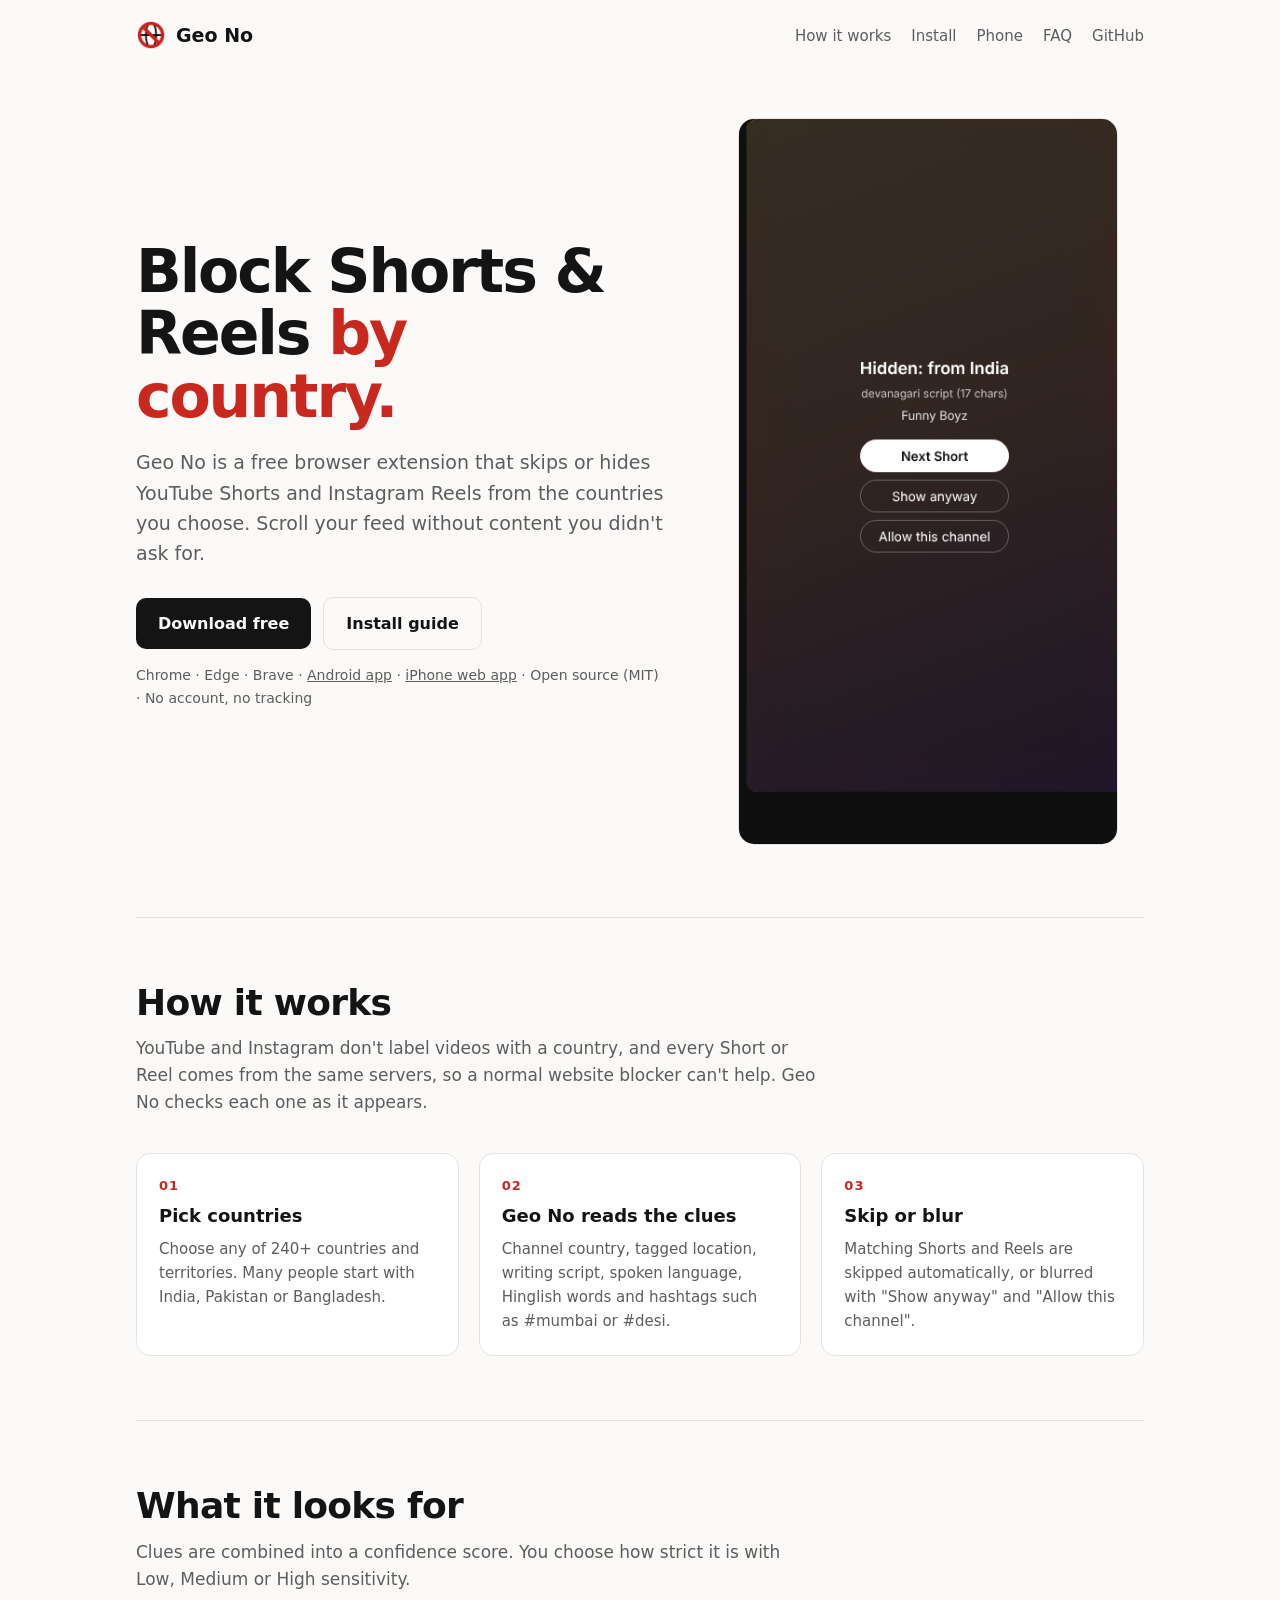
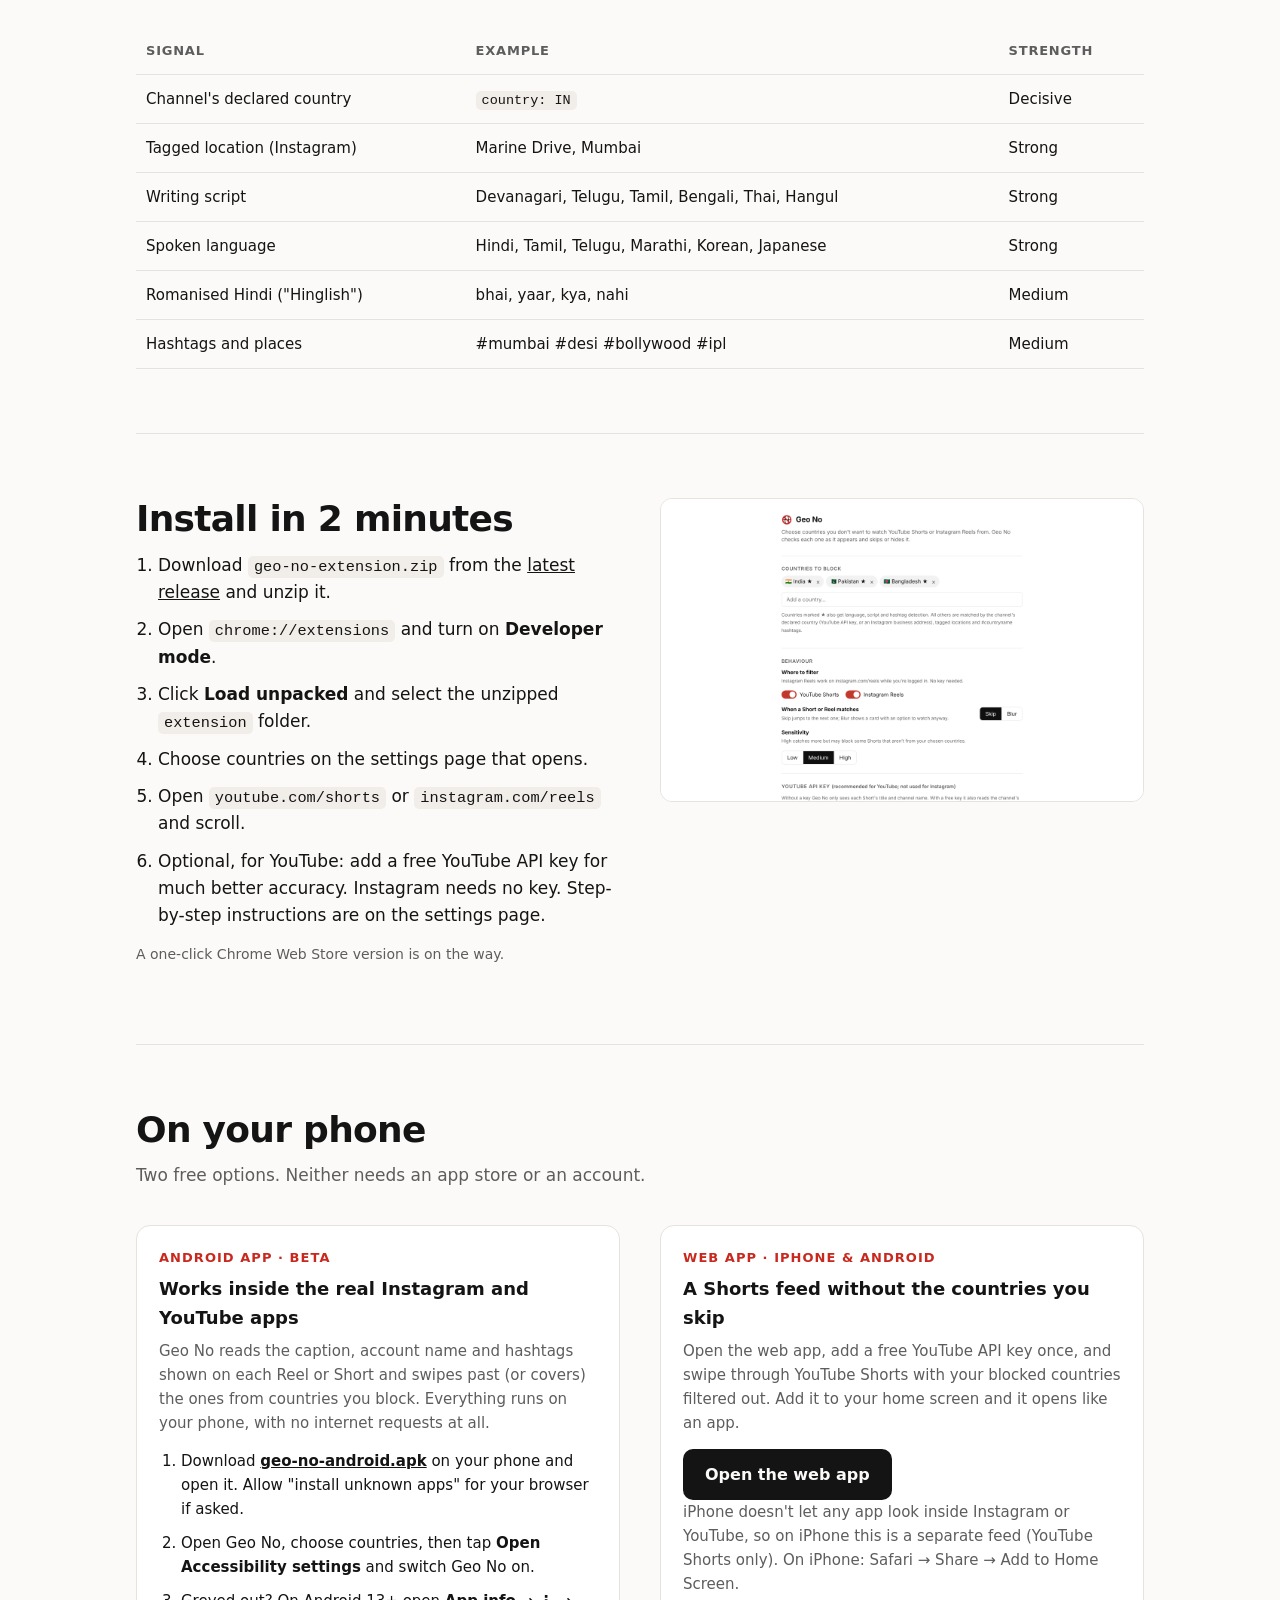
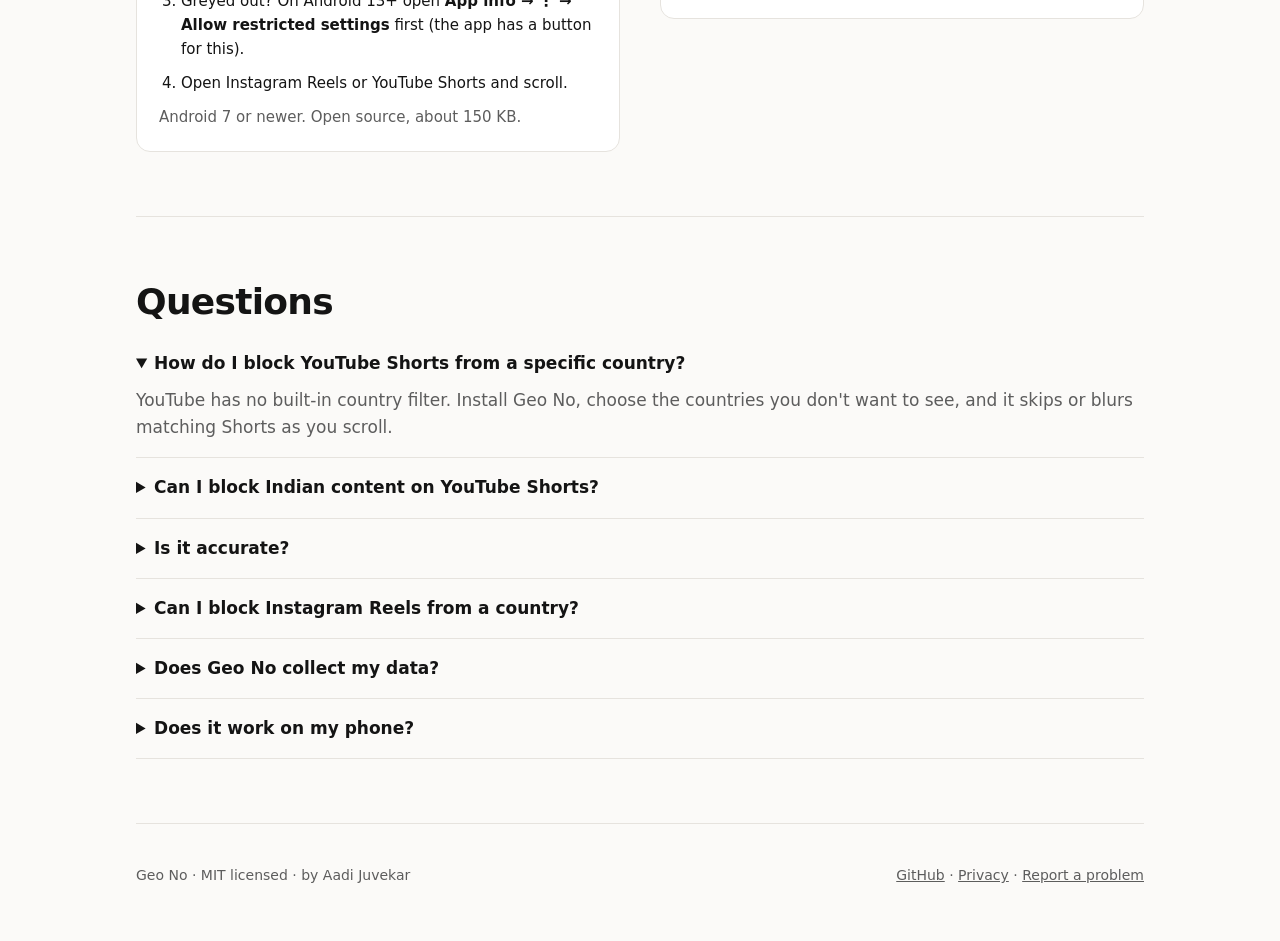
<file: docs/index.html>
<!doctype html>
<html lang="en">
<head>
<meta charset="utf-8">
<meta name="viewport" content="width=device-width, initial-scale=1">
<title>Geo No – Block YouTube Shorts &amp; Instagram Reels by Country | Free Chrome Extension</title>
<meta name="description" content="Geo No is a free, open-source Chrome extension that skips or hides YouTube Shorts and Instagram Reels from countries you choose, e.g. block Indian Shorts and Reels. Private, no account, works in Chrome, Edge and Brave.">
<link rel="canonical" href="https://addester.github.io/geo-no/">
<link rel="icon" href="img/icon128.png">
<meta property="og:type" content="website">
<meta property="og:title" content="Geo No – Block YouTube Shorts &amp; Instagram Reels by Country">
<meta property="og:description" content="Free Chrome extension that skips or hides YouTube Shorts and Instagram Reels from the countries you pick.">
<meta property="og:url" content="https://addester.github.io/geo-no/">
<meta property="og:image" content="https://addester.github.io/geo-no/img/blocked.png">
<meta name="twitter:card" content="summary_large_image">
<script type="application/ld+json">
{
  "@context": "https://schema.org",
  "@type": "SoftwareApplication",
  "name": "Geo No",
  "description": "Chrome extension that blocks YouTube Shorts and Instagram Reels from countries you choose.",
  "applicationCategory": "BrowserApplication",
  "operatingSystem": "Chrome, Edge, Brave, Windows, macOS, Linux, ChromeOS, Android, iOS",
  "offers": { "@type": "Offer", "price": "0", "priceCurrency": "USD" },
  "url": "https://addester.github.io/geo-no/",
  "downloadUrl": "https://github.com/addester/geo-no/releases/latest",
  "license": "https://opensource.org/licenses/MIT"
}
</script>
<script type="application/ld+json">
{
  "@context": "https://schema.org",
  "@type": "FAQPage",
  "mainEntity": [
    { "@type": "Question", "name": "How do I block YouTube Shorts from a specific country?",
      "acceptedAnswer": { "@type": "Answer", "text": "YouTube has no built-in country filter. Install the free Geo No extension, choose the countries you don't want to see (for example India), and it skips or blurs matching Shorts as you scroll." } },
    { "@type": "Question", "name": "Can I block Indian content on YouTube Shorts?",
      "acceptedAnswer": { "@type": "Answer", "text": "Yes. Geo No detects Indian Shorts using the channel's declared country, Indian scripts such as Devanagari, Tamil and Telugu, the spoken language, Hinglish words and hashtags like #mumbai or #desi." } },
    { "@type": "Question", "name": "Does Geo No collect my data?",
      "acceptedAnswer": { "@type": "Answer", "text": "No. There is no server or account. Settings stay in your browser, and the only requests go to YouTube, Google's YouTube Data API and instagram.com." } },
    { "@type": "Question", "name": "Can I block Instagram Reels from a specific country?",
      "acceptedAnswer": { "@type": "Answer", "text": "Yes. Since version 0.2 Geo No also checks Reels on instagram.com/reels, using the caption, tagged location, audio name and the account's bio. No API key is needed for Instagram." } },
    { "@type": "Question", "name": "Does it work in the YouTube app on my phone?",
      "acceptedAnswer": { "@type": "Answer", "text": "On Android, yes: the free Geo No Android app filters Reels and Shorts inside the Instagram and YouTube apps. On iPhone, Apple does not allow that, so Geo No offers a web app with a filtered YouTube Shorts feed." } }
  ]
}
</script>
<style>
:root {
  --bg: #fbfaf8; --fg: #141414; --muted: #5d5d5d; --line: #e6e3de; --card: #ffffff;
  --accent: #c8281e; --accent-fg: #ffffff; --soft: #f1eee9;
}
@media (prefers-color-scheme: dark) {
  :root:not([data-theme="light"]) { --bg: #111111; --fg: #f2f2f2; --muted: #a3a3a3; --line: #2a2a2a; --card: #191919; --accent: #ff5a4a; --accent-fg: #111; --soft: #1e1e1e; }
}
:root[data-theme="dark"] { --bg: #111111; --fg: #f2f2f2; --muted: #a3a3a3; --line: #2a2a2a; --card: #191919; --accent: #ff5a4a; --accent-fg: #111; --soft: #1e1e1e; }
* { box-sizing: border-box; }
html { -webkit-text-size-adjust: 100%; }
body { margin: 0; background: var(--bg); color: var(--fg); font: 17px/1.6 ui-sans-serif, system-ui, -apple-system, "Segoe UI", Roboto, sans-serif; }
a { color: inherit; }
.wrap { max-width: 1040px; margin: 0 auto; padding: 0 16px; }
nav { display: flex; align-items: center; justify-content: space-between; padding: 20px 0; }
.logo { display: flex; align-items: center; gap: 10px; font-weight: 700; font-size: 19px; text-decoration: none; }
.logo img { width: 30px; height: 30px; }
nav .links a { margin-left: 20px; text-decoration: none; color: var(--muted); font-size: 15px; }
nav .links a:hover { color: var(--fg); }
.hero { display: grid; grid-template-columns: 1.1fr 0.9fr; gap: 48px; align-items: center; padding: 48px 0 72px; }
h1 { font-size: clamp(36px, 5.4vw, 60px); line-height: 1.04; letter-spacing: -0.035em; margin: 0 0 20px; }
h1 em { font-style: normal; color: var(--accent); }
.lede { font-size: 19px; color: var(--muted); margin: 0 0 28px; max-width: 34em; }
.cta { display: flex; gap: 12px; flex-wrap: wrap; align-items: center; }
.btn { display: inline-block; padding: 13px 22px; border-radius: 10px; font-weight: 600; text-decoration: none; font-size: 16px; }
.btn.primary { background: var(--fg); color: var(--bg); }
.btn.primary:hover { opacity: .88; }
.btn.ghost { border: 1px solid var(--line); }
.btn.ghost:hover { background: var(--soft); }
.fine { margin-top: 14px; font-size: 14px; color: var(--muted); }
.shot { border-radius: 16px; overflow: hidden; border: 1px solid var(--line); background: #0f0f0f; aspect-ratio: 406 / 776; max-width: 380px; justify-self: center; width: 100%; position: relative; }
.shot img { width: 100%; height: 100%; object-fit: cover; object-position: center; display: block; }
section { padding: 64px 0; border-top: 1px solid var(--line); }
h2 { font-size: clamp(26px, 3.4vw, 36px); letter-spacing: -0.02em; line-height: 1.15; margin: 0 0 12px; }
.sub { color: var(--muted); margin: 0 0 36px; max-width: 40em; }
.grid3 { display: grid; grid-template-columns: repeat(3, 1fr); gap: 20px; }
.card { background: var(--card); border: 1px solid var(--line); border-radius: 14px; padding: 22px; }
.card .n { font-size: 13px; font-weight: 700; color: var(--accent); letter-spacing: .08em; }
.card h3 { margin: 6px 0 6px; font-size: 18px; }
.card p { margin: 0; color: var(--muted); font-size: 15px; }
table { width: 100%; border-collapse: collapse; font-size: 15px; }
th, td { text-align: left; padding: 12px 10px; border-bottom: 1px solid var(--line); vertical-align: top; }
th { font-size: 13px; text-transform: uppercase; letter-spacing: .06em; color: var(--muted); font-weight: 600; }
.tablewrap { overflow-x: auto; }
.two { display: grid; grid-template-columns: 1fr 1fr; gap: 40px; align-items: start; }
.two img { width: 100%; border-radius: 12px; border: 1px solid var(--line); }
ol.steps { padding-left: 22px; margin: 0; }
ol.steps li { margin-bottom: 10px; }
code { background: var(--soft); padding: 2px 6px; border-radius: 5px; font-size: .9em; }
details { border-bottom: 1px solid var(--line); padding: 16px 0; }
summary { cursor: pointer; font-weight: 600; font-size: 17px; }
details p { color: var(--muted); margin: 10px 0 0; }
footer { padding: 40px 0 56px; color: var(--muted); font-size: 14px; border-top: 1px solid var(--line); display: flex; justify-content: space-between; flex-wrap: wrap; gap: 12px; }
@media (max-width: 820px) {
  .hero, .two { grid-template-columns: 1fr; gap: 32px; }
  .grid3 { grid-template-columns: 1fr; }
  .shot { max-width: 360px; }
  nav .links a:not(:last-child) { display: none; }
}
</style>
</head>
<body>
<div class="wrap">
  <nav>
    <a class="logo" href="./"><img src="img/icon128.png" alt="">Geo No</a>
    <div class="links"><a href="#how">How it works</a><a href="#install">Install</a><a href="#mobile">Phone</a><a href="#faq">FAQ</a><a href="https://github.com/addester/geo-no">GitHub</a></div>
  </nav>

  <header class="hero">
    <div>
      <h1>Block Shorts &amp; Reels <em>by country.</em></h1>
      <p class="lede">Geo No is a free browser extension that skips or hides YouTube Shorts and Instagram Reels from the countries you choose. Scroll your feed without content you didn't ask for.</p>
      <div class="cta">
        <a class="btn primary" href="https://github.com/addester/geo-no/releases/latest">Download free</a>
        <a class="btn ghost" href="#install">Install guide</a>
      </div>
      <p class="fine">Chrome · Edge · Brave · <a href="#android">Android app</a> · <a href="app/">iPhone web app</a> · Open source (MIT) · No account, no tracking</p>
    </div>
    <div class="shot"><img src="img/hero.png" alt="A YouTube Short from India hidden by Geo No, with Next Short, Show anyway and Allow this channel buttons"></div>
  </header>

  <section id="how">
    <h2>How it works</h2>
    <p class="sub">YouTube and Instagram don't label videos with a country, and every Short or Reel comes from the same servers, so a normal website blocker can't help. Geo No checks each one as it appears.</p>
    <div class="grid3">
      <div class="card"><div class="n">01</div><h3>Pick countries</h3><p>Choose any of 240+ countries and territories. Many people start with India, Pakistan or Bangladesh.</p></div>
      <div class="card"><div class="n">02</div><h3>Geo No reads the clues</h3><p>Channel country, tagged location, writing script, spoken language, Hinglish words and hashtags such as #mumbai or #desi.</p></div>
      <div class="card"><div class="n">03</div><h3>Skip or blur</h3><p>Matching Shorts and Reels are skipped automatically, or blurred with "Show anyway" and "Allow this channel".</p></div>
    </div>
  </section>

  <section>
    <h2>What it looks for</h2>
    <p class="sub">Clues are combined into a confidence score. You choose how strict it is with Low, Medium or High sensitivity.</p>
    <div class="tablewrap"><table>
      <tr><th>Signal</th><th>Example</th><th>Strength</th></tr>
      <tr><td>Channel's declared country</td><td><code>country: IN</code></td><td>Decisive</td></tr>
      <tr><td>Tagged location (Instagram)</td><td>Marine Drive, Mumbai</td><td>Strong</td></tr>
      <tr><td>Writing script</td><td>Devanagari, Telugu, Tamil, Bengali, Thai, Hangul</td><td>Strong</td></tr>
      <tr><td>Spoken language</td><td>Hindi, Tamil, Telugu, Marathi, Korean, Japanese</td><td>Strong</td></tr>
      <tr><td>Romanised Hindi ("Hinglish")</td><td>bhai, yaar, kya, nahi</td><td>Medium</td></tr>
      <tr><td>Hashtags and places</td><td>#mumbai #desi #bollywood #ipl</td><td>Medium</td></tr>
    </table></div>
  </section>

  <section id="install">
    <div class="two">
      <div>
        <h2>Install in 2 minutes</h2>
        <ol class="steps">
          <li>Download <code>geo-no-extension.zip</code> from the <a href="https://github.com/addester/geo-no/releases/latest">latest release</a> and unzip it.</li>
          <li>Open <code>chrome://extensions</code> and turn on <b>Developer mode</b>.</li>
          <li>Click <b>Load unpacked</b> and select the unzipped <code>extension</code> folder.</li>
          <li>Choose countries on the settings page that opens.</li>
          <li>Open <code>youtube.com/shorts</code> or <code>instagram.com/reels</code> and scroll.</li>
          <li>Optional, for YouTube: add a free YouTube API key for much better accuracy. Instagram needs no key. Step-by-step instructions are on the settings page.</li>
        </ol>
        <p class="fine">A one-click Chrome Web Store version is on the way.</p>
      </div>
      <img src="img/settings.png" alt="Geo No settings page: choose countries to block, skip or blur, sensitivity, YouTube API key">
    </div>
  </section>

  <section id="mobile">
    <h2>On your phone</h2>
    <p class="sub">Two free options. Neither needs an app store or an account.</p>
    <div class="two">
      <div class="card" id="android">
        <div class="n">ANDROID APP · BETA</div>
        <h3>Works inside the real Instagram and YouTube apps</h3>
        <p>Geo No reads the caption, account name and hashtags shown on each Reel or Short and swipes past (or covers) the ones from countries you block. Everything runs on your phone, with no internet requests at all.</p>
        <ol class="steps" style="margin-top:14px;font-size:15px">
          <li>Download <a href="https://github.com/addester/geo-no/releases/latest/download/geo-no-android.apk"><b>geo-no-android.apk</b></a> on your phone and open it. Allow "install unknown apps" for your browser if asked.</li>
          <li>Open Geo No, choose countries, then tap <b>Open Accessibility settings</b> and switch Geo No on.</li>
          <li>Greyed out? On Android 13+ open <b>App info → ⋮ → Allow restricted settings</b> first (the app has a button for this).</li>
          <li>Open Instagram Reels or YouTube Shorts and scroll.</li>
        </ol>
        <p class="fine">Android 7 or newer. Open source, about 150 KB.</p>
      </div>
      <div class="card" id="iphone">
        <div class="n">WEB APP · IPHONE &amp; ANDROID</div>
        <h3>A Shorts feed without the countries you skip</h3>
        <p>Open the web app, add a free YouTube API key once, and swipe through YouTube Shorts with your blocked countries filtered out. Add it to your home screen and it opens like an app.</p>
        <p style="margin-top:14px"><a class="btn primary" href="app/">Open the web app</a></p>
        <p class="fine">iPhone doesn't let any app look inside Instagram or YouTube, so on iPhone this is a separate feed (YouTube Shorts only). On iPhone: Safari → Share → Add to Home Screen.</p>
      </div>
    </div>
  </section>

  <section id="faq">
    <h2>Questions</h2>
    <details open><summary>How do I block YouTube Shorts from a specific country?</summary><p>YouTube has no built-in country filter. Install Geo No, choose the countries you don't want to see, and it skips or blurs matching Shorts as you scroll.</p></details>
    <details><summary>Can I block Indian content on YouTube Shorts?</summary><p>Yes. That's what Geo No was first built for. It detects Indian Shorts from the channel's country, Indian scripts (Devanagari, Tamil, Telugu, Gujarati and more), the spoken language, Hinglish words and hashtags.</p></details>
    <details><summary>Is it accurate?</summary><p>With a free YouTube API key, very. Without one, it only sees titles and channel names, so creators who write in English and don't state a country can slip through. If something is blocked by mistake, click "Allow this channel".</p></details>
    <details><summary>Can I block Instagram Reels from a country?</summary><p>Yes. Geo No checks Reels on instagram.com/reels using the caption, tagged location, audio name and the account's bio, and skips or blurs the ones from countries you've blocked. No API key is needed for Instagram.</p></details>
    <details><summary>Does Geo No collect my data?</summary><p>No. There's no server and no account. Settings stay in your browser, and the only requests go to YouTube, Google's YouTube Data API and instagram.com. Read the <a href="privacy.html">privacy policy</a>.</p></details>
    <details><summary>Does it work on my phone?</summary><p>Yes. On Android, the free <a href="#android">Geo No app</a> skips or covers Reels and Shorts inside the real Instagram and YouTube apps. On iPhone, Apple doesn't let any app do that, so use the <a href="app/">Geo No web app</a>: a YouTube Shorts feed with your blocked countries filtered out.</p></details>
  </section>

  <footer>
    <span>Geo No · MIT licensed · by Aadi Juvekar</span>
    <span><a href="https://github.com/addester/geo-no">GitHub</a> · <a href="privacy.html">Privacy</a> · <a href="https://github.com/addester/geo-no/issues">Report a problem</a></span>
  </footer>
</div>
</body>
</html>
</file>
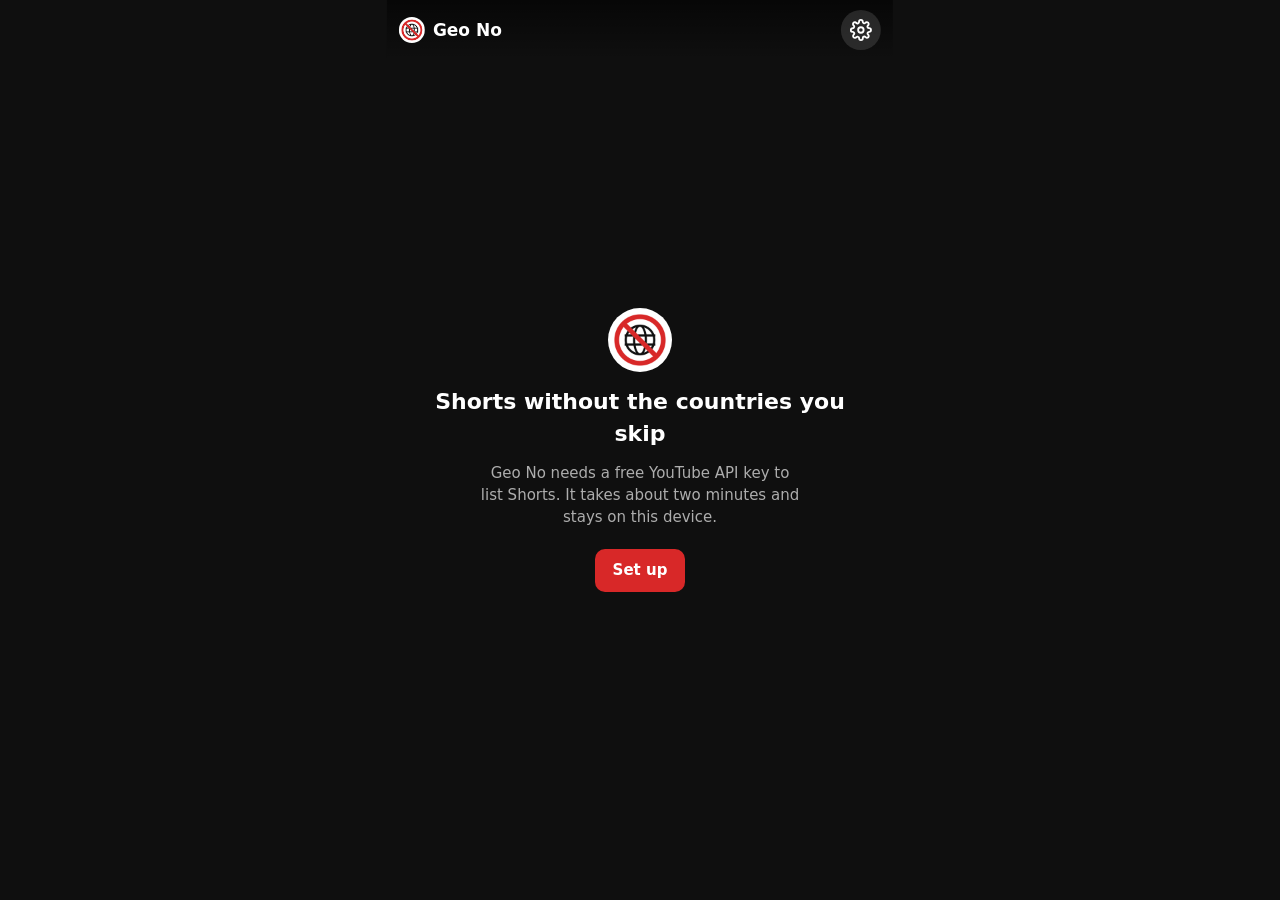
<file: docs/app/index.html>
<!doctype html>
<html lang="en">
<head>
<meta charset="utf-8">
<meta name="viewport" content="width=device-width, initial-scale=1, viewport-fit=cover">
<title>Geo No – Shorts without the countries you skip</title>
<meta name="description" content="A YouTube Shorts feed for iPhone and Android with the countries you choose filtered out. Free, private, no account.">
<meta name="theme-color" content="#0f0f0f">
<meta name="apple-mobile-web-app-capable" content="yes">
<meta name="mobile-web-app-capable" content="yes">
<meta name="apple-mobile-web-app-status-bar-style" content="black-translucent">
<meta name="apple-mobile-web-app-title" content="Geo No">
<link rel="manifest" href="manifest.webmanifest">
<link rel="icon" href="icon-192.png">
<link rel="apple-touch-icon" href="apple-touch-icon.png">
<link rel="stylesheet" href="app.css">
</head>
<body>
  <!-- Feed -->
  <main id="feed" aria-label="Shorts feed"></main>
  <div id="player-wrap" aria-hidden="true"><div id="player"></div></div>
  <button id="tap" aria-label="Play, pause or unmute"></button>
  <div id="caption" hidden><div class="channel"></div><div class="title"></div></div>

  <header id="top">
    <div class="brand"><img src="icon-192.png" alt=""><span>Geo No</span></div>
    <span id="hiddenCount" class="pill" hidden></span>
    <button id="openSettings" class="icon-btn" aria-label="Settings">
      <svg viewBox="0 0 24 24" width="22" height="22" fill="none" stroke="currentColor" stroke-width="2" stroke-linecap="round" stroke-linejoin="round"><circle cx="12" cy="12" r="3"/><path d="M19.4 15a1.7 1.7 0 0 0 .3 1.8l.1.1a2 2 0 1 1-2.8 2.8l-.1-.1a1.7 1.7 0 0 0-1.8-.3 1.7 1.7 0 0 0-1 1.5V21a2 2 0 1 1-4 0v-.1a1.7 1.7 0 0 0-1.1-1.5 1.7 1.7 0 0 0-1.8.3l-.1.1a2 2 0 1 1-2.8-2.8l.1-.1a1.7 1.7 0 0 0 .3-1.8 1.7 1.7 0 0 0-1.5-1H3a2 2 0 1 1 0-4h.1a1.7 1.7 0 0 0 1.5-1.1 1.7 1.7 0 0 0-.3-1.8l-.1-.1a2 2 0 1 1 2.8-2.8l.1.1a1.7 1.7 0 0 0 1.8.3H9a1.7 1.7 0 0 0 1-1.5V3a2 2 0 1 1 4 0v.1a1.7 1.7 0 0 0 1 1.5 1.7 1.7 0 0 0 1.8-.3l.1-.1a2 2 0 1 1 2.8 2.8l-.1.1a1.7 1.7 0 0 0-.3 1.8V9a1.7 1.7 0 0 0 1.5 1H21a2 2 0 1 1 0 4h-.1a1.7 1.7 0 0 0-1.5 1z"/></svg>
    </button>
  </header>
  <div id="soundHint" hidden>Tap to turn sound on</div>
  <div id="status" role="status"></div>

  <!-- Settings sheet -->
  <section id="settings" hidden aria-label="Settings">
    <div class="sheet">
      <div class="sheet-head">
        <div class="brand dark"><img src="icon-192.png" alt=""><span>Geo No</span></div>
        <button id="closeSettings" class="text-btn">Done</button>
      </div>
      <p class="muted">A Shorts feed with the countries you choose filtered out. Runs in your browser: no account, no tracking.</p>

      <h2>Countries to hide</h2>
      <div id="chips" class="chips"></div>
      <div class="picker">
        <input id="countrySearch" type="text" placeholder="Add a country…" autocomplete="off">
        <div id="countryResults" class="results" hidden></div>
      </div>
      <p class="small muted">★ also detected by language, script and hashtags.</p>

      <h2>What to watch</h2>
      <div id="topics" class="chips selectable"></div>
      <label class="row">Shorts popular in
        <select id="region"></select>
      </label>

      <h2>Sensitivity</h2>
      <div class="seg" data-key="sensitivity"><button data-v="low">Low</button><button data-v="medium">Medium</button><button data-v="high">High</button></div>

      <h2>YouTube API key <span class="muted">(needed, free)</span></h2>
      <p class="small muted">YouTube only lets apps list Shorts through its free Data API. Get your own key once and it stays on this device.</p>
      <ol class="small">
        <li>Open <a href="https://console.cloud.google.com/apis/library/youtube.googleapis.com" target="_blank" rel="noopener">YouTube Data API v3</a> in Google Cloud and tap <b>Enable</b> (create a project if asked).</li>
        <li>Open <a href="https://console.cloud.google.com/apis/credentials" target="_blank" rel="noopener">Credentials</a> → <b>Create credentials → API key</b>. Under API restrictions tick <b>YouTube Data API v3</b>. Leave application restrictions on <b>None</b>.</li>
        <li>Copy the key (starts with <code>AIza</code>) and paste it here.</li>
      </ol>
      <div class="keyrow">
        <input id="apiKey" type="password" placeholder="AIza…" autocomplete="off" spellcheck="false">
        <button id="saveKey" class="primary">Save</button>
      </div>
      <p id="keyStatus" class="small muted"></p>

      <h2>Install</h2>
      <p class="small muted" id="installHelp"></p>
      <button id="installBtn" class="primary" hidden>Add Geo No to home screen</button>

      <h2>More</h2>
      <p class="small muted">On Android, the <a href="../#android">Geo No app</a> also filters Reels and Shorts inside the real Instagram and YouTube apps. On a computer, use the <a href="../">browser extension</a>.</p>
      <p class="small muted"><a href="../privacy.html">Privacy</a> · <a href="https://github.com/addester/geo-no">Open source on GitHub</a></p>
    </div>
  </section>

  <script src="classifier.js"></script>
  <script src="app.js"></script>
</body>
</html>
</file>
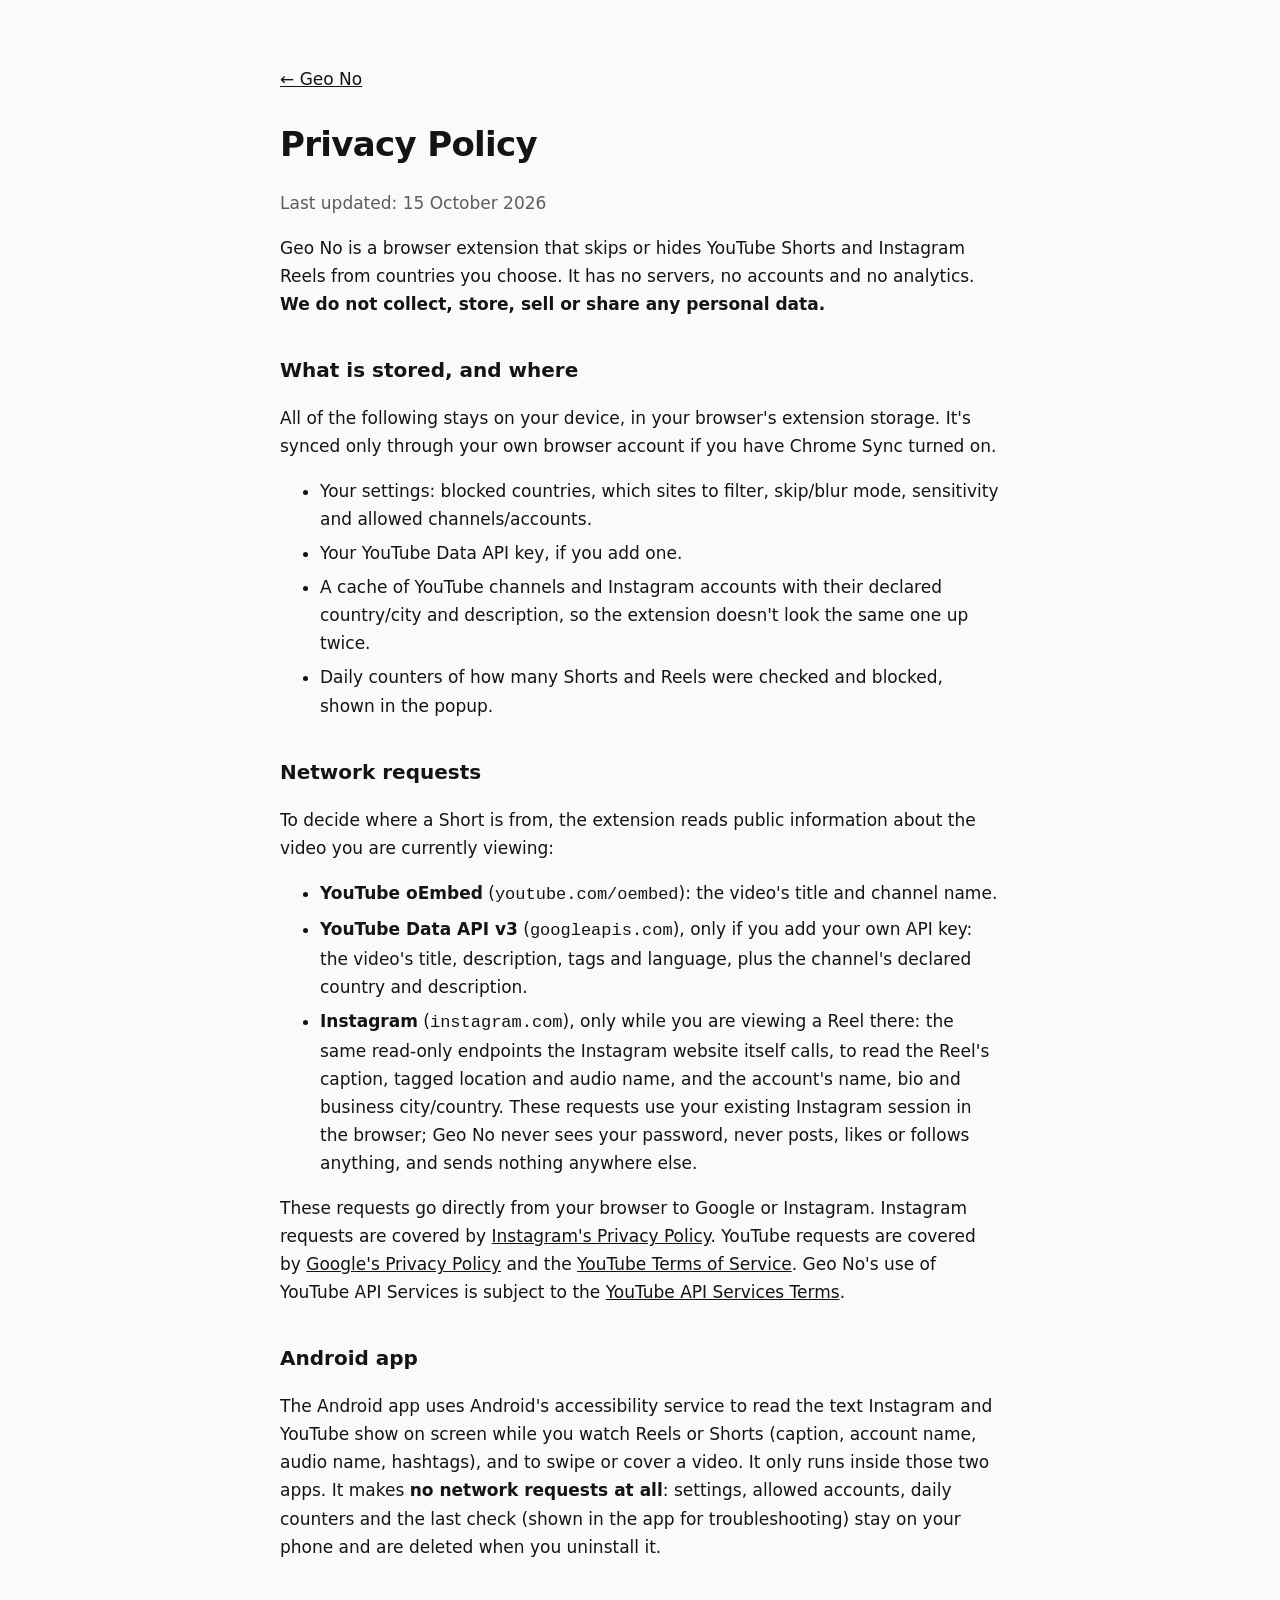
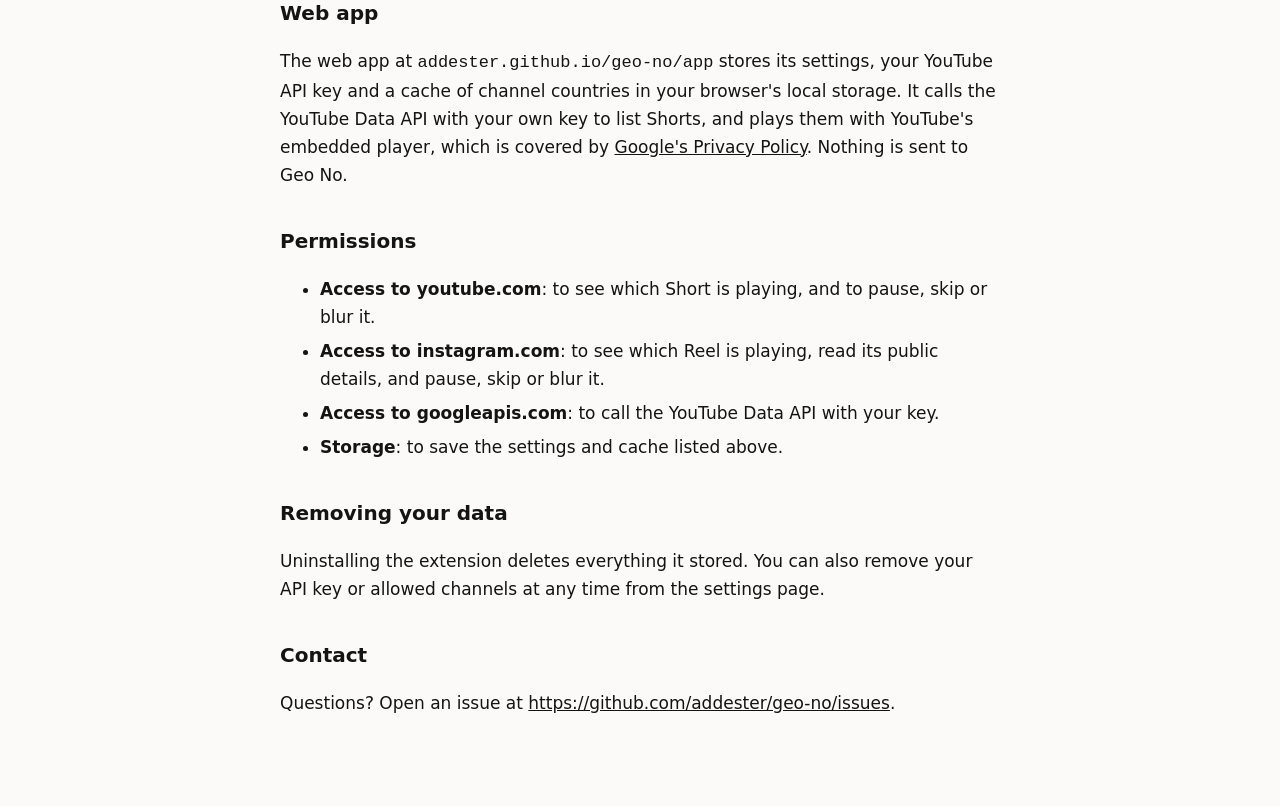
<file: docs/privacy.html>
<!doctype html>
<html lang="en">
<head>
<meta charset="utf-8">
<meta name="viewport" content="width=device-width, initial-scale=1">
<title>Geo No Privacy Policy</title>
<meta name="description" content="Privacy policy for the Geo No browser extension. Geo No collects no personal data.">
<link rel="icon" href="img/icon128.png">
<style>
:root { --bg: #fbfaf8; --fg: #141414; --muted: #5d5d5d; --line: #e6e3de; }
@media (prefers-color-scheme: dark) { :root:not([data-theme="light"]) { --bg: #111; --fg: #f2f2f2; --muted: #a3a3a3; --line: #2a2a2a; } }
:root[data-theme="dark"] { --bg: #111; --fg: #f2f2f2; --muted: #a3a3a3; --line: #2a2a2a; }
body { margin: 0; background: var(--bg); color: var(--fg); font: 17px/1.65 ui-sans-serif, system-ui, -apple-system, "Segoe UI", Roboto, sans-serif; }
main { max-width: 720px; margin: 0 auto; padding: 48px 16px 80px; }
h1 { letter-spacing: -0.02em; margin-bottom: 4px; }
h2 { font-size: 20px; margin-top: 36px; }
.muted { color: var(--muted); }
a { color: inherit; }
li { margin-bottom: 6px; }
</style>
</head>
<body>
<main>
  <p><a href="./">← Geo No</a></p>
  <h1>Privacy Policy</h1>
  <p class="muted">Last updated: 15 October 2026</p>

  <p>Geo No is a browser extension that skips or hides YouTube Shorts and Instagram Reels from countries you choose. It has no servers, no accounts and no analytics. <b>We do not collect, store, sell or share any personal data.</b></p>

  <h2>What is stored, and where</h2>
  <p>All of the following stays on your device, in your browser's extension storage. It's synced only through your own browser account if you have Chrome Sync turned on.</p>
  <ul>
    <li>Your settings: blocked countries, which sites to filter, skip/blur mode, sensitivity and allowed channels/accounts.</li>
    <li>Your YouTube Data API key, if you add one.</li>
    <li>A cache of YouTube channels and Instagram accounts with their declared country/city and description, so the extension doesn't look the same one up twice.</li>
    <li>Daily counters of how many Shorts and Reels were checked and blocked, shown in the popup.</li>
  </ul>

  <h2>Network requests</h2>
  <p>To decide where a Short is from, the extension reads public information about the video you are currently viewing:</p>
  <ul>
    <li><b>YouTube oEmbed</b> (<code>youtube.com/oembed</code>): the video's title and channel name.</li>
    <li><b>YouTube Data API v3</b> (<code>googleapis.com</code>), only if you add your own API key: the video's title, description, tags and language, plus the channel's declared country and description.</li>
    <li><b>Instagram</b> (<code>instagram.com</code>), only while you are viewing a Reel there: the same read-only endpoints the Instagram website itself calls, to read the Reel's caption, tagged location and audio name, and the account's name, bio and business city/country. These requests use your existing Instagram session in the browser; Geo No never sees your password, never posts, likes or follows anything, and sends nothing anywhere else.</li>
  </ul>
  <p>These requests go directly from your browser to Google or Instagram. Instagram requests are covered by <a href="https://privacycenter.instagram.com/policy">Instagram's Privacy Policy</a>. YouTube requests are covered by <a href="https://policies.google.com/privacy">Google's Privacy Policy</a> and the <a href="https://www.youtube.com/t/terms">YouTube Terms of Service</a>. Geo No's use of YouTube API Services is subject to the <a href="https://developers.google.com/youtube/terms/api-services-terms-of-service">YouTube API Services Terms</a>.</p>

  <h2>Android app</h2>
  <p>The Android app uses Android's accessibility service to read the text Instagram and YouTube show on screen while you watch Reels or Shorts (caption, account name, audio name, hashtags), and to swipe or cover a video. It only runs inside those two apps. It makes <b>no network requests at all</b>: settings, allowed accounts, daily counters and the last check (shown in the app for troubleshooting) stay on your phone and are deleted when you uninstall it.</p>

  <h2>Web app</h2>
  <p>The web app at <code>addester.github.io/geo-no/app</code> stores its settings, your YouTube API key and a cache of channel countries in your browser's local storage. It calls the YouTube Data API with your own key to list Shorts, and plays them with YouTube's embedded player, which is covered by <a href="https://policies.google.com/privacy">Google's Privacy Policy</a>. Nothing is sent to Geo No.</p>

  <h2>Permissions</h2>
  <ul>
    <li><b>Access to youtube.com</b>: to see which Short is playing, and to pause, skip or blur it.</li>
    <li><b>Access to instagram.com</b>: to see which Reel is playing, read its public details, and pause, skip or blur it.</li>
    <li><b>Access to googleapis.com</b>: to call the YouTube Data API with your key.</li>
    <li><b>Storage</b>: to save the settings and cache listed above.</li>
  </ul>

  <h2>Removing your data</h2>
  <p>Uninstalling the extension deletes everything it stored. You can also remove your API key or allowed channels at any time from the settings page.</p>

  <h2>Contact</h2>
  <p>Questions? Open an issue at <a href="https://github.com/addester/geo-no/issues">https://github.com/addester/geo-no/issues</a>.</p>
</main>
</body>
</html>
</file>
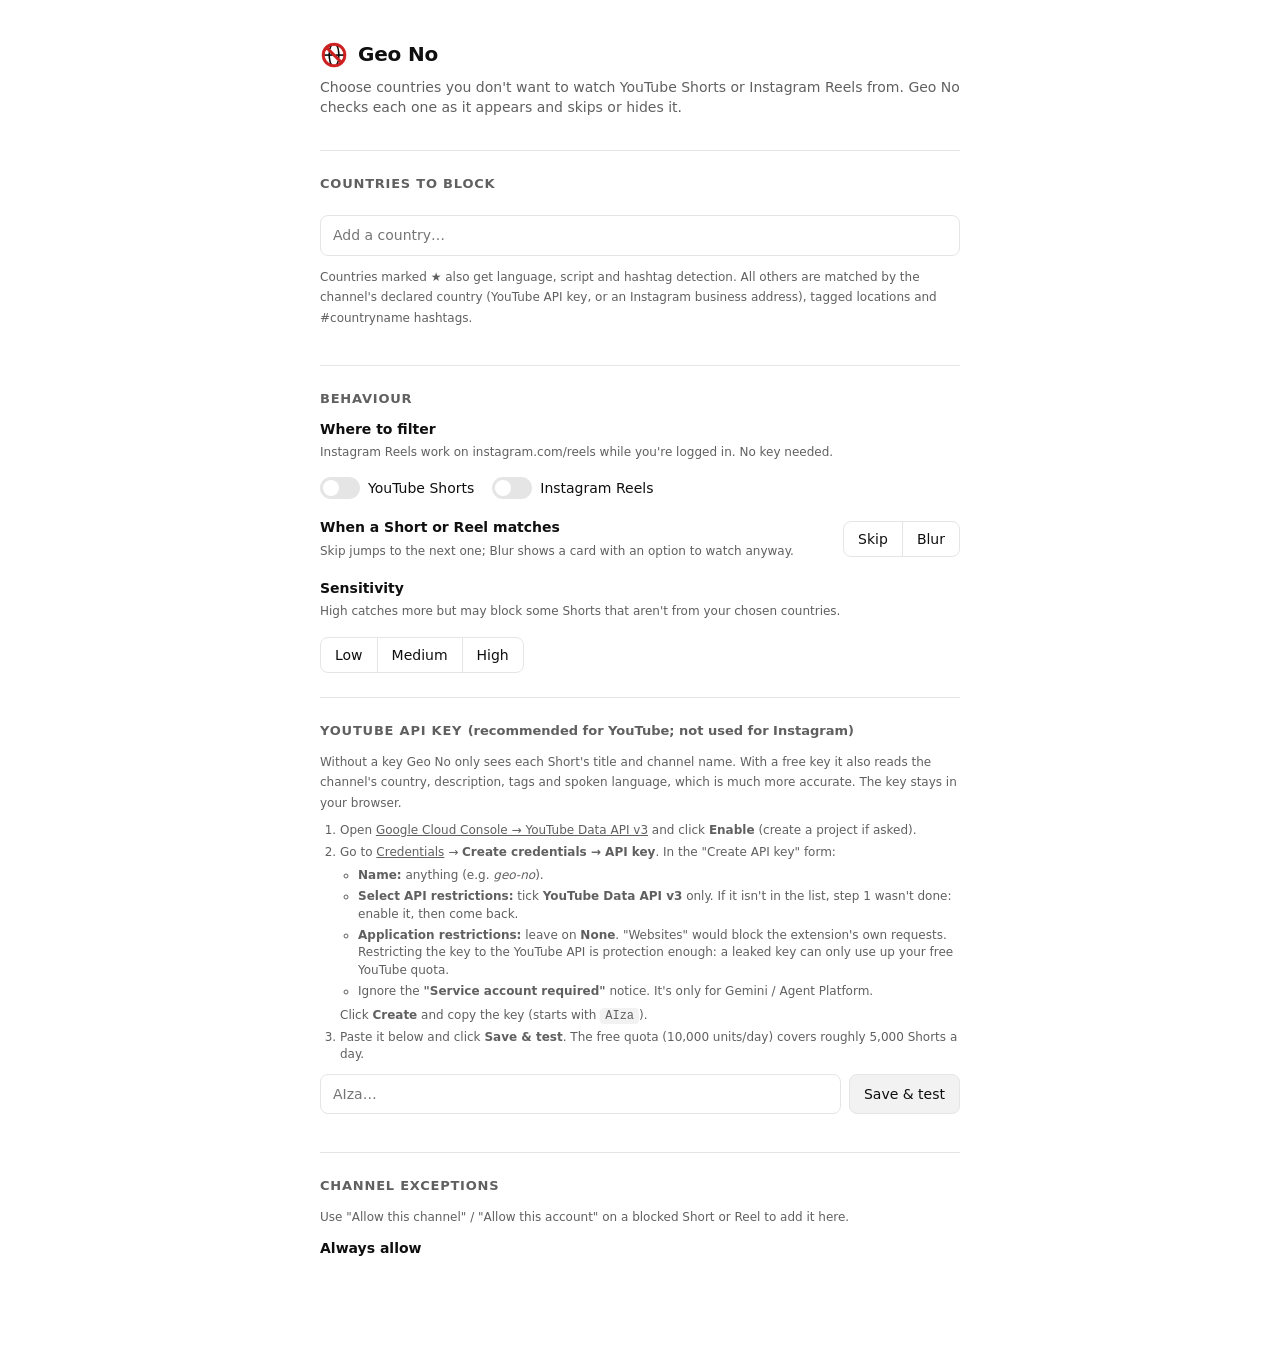
<file: extension/options.html>
<!doctype html>
<html>
<head>
  <meta charset="utf-8">
  <title>Geo No – Settings</title>
  <link rel="stylesheet" href="ui.css">
  <style>
    body { padding: 40px 16px 80px; }
    main { max-width: 640px; margin: 0 auto; }
    header { margin-bottom: 32px; }
    header p { margin: 8px 0 0; }
    section { border-top: 1px solid var(--line); padding: 24px 0; }
    .picker { position: relative; margin-top: 12px; }
    .results { position: absolute; left: 0; right: 0; top: 44px; background: var(--bg); border: 1px solid var(--line);
      border-radius: 8px; max-height: 260px; overflow: auto; z-index: 5; box-shadow: 0 8px 24px rgba(0,0,0,.12); }
    .results div { padding: 8px 12px; cursor: pointer; display: flex; justify-content: space-between; }
    .results div:hover, .results div.hl { background: var(--soft); }
    .note { margin-top: 10px; }
    .opt { display: flex; justify-content: space-between; align-items: center; gap: 16px; flex-wrap: wrap; margin-bottom: 18px; }
    .opt:last-child { margin-bottom: 0; }
    .opt p { margin: 2px 0 0; }
    ol { padding-left: 20px; margin: 10px 0; }
    ol li { margin-bottom: 4px; }
    ol ul { padding-left: 18px; margin: 6px 0; }
    code { background: var(--soft); padding: 1px 5px; border-radius: 4px; }
    a { color: inherit; }
    .keyrow { display: flex; gap: 8px; margin-top: 10px; }
    .keyrow button { flex: none; padding: 8px 14px; border-radius: 8px; border: 1px solid var(--line); background: var(--soft); cursor: pointer; }
    #keyStatus.ok { color: var(--ok); }
    #keyStatus.bad { color: var(--accent); }
    label.site { display: flex; align-items: center; gap: 8px; cursor: pointer; }
    label.site .switch { display: inline-block; }
    .saved { position: fixed; bottom: 20px; left: 50%; transform: translateX(-50%); background: var(--fg); color: var(--bg);
      padding: 8px 16px; border-radius: 8px; opacity: 0; transition: opacity .2s; pointer-events: none; }
    .saved.show { opacity: 1; }
  </style>
</head>
<body>
<main>
  <header>
    <div class="brand"><img src="icons/icon48.png" alt=""><h1>Geo No</h1></div>
    <p class="muted">Choose countries you don't want to watch YouTube Shorts or Instagram Reels from. Geo No checks each one as it appears and skips or hides it.</p>
  </header>

  <section>
    <h2>Countries to block</h2>
    <div class="chips" id="chips"></div>
    <div class="picker">
      <input type="text" id="search" placeholder="Add a country…" autocomplete="off">
      <div class="results" id="results" hidden></div>
    </div>
    <p class="note muted"><small>Countries marked ★ also get language, script and hashtag detection. All others are matched by the channel's declared country (YouTube API key, or an Instagram business address), tagged locations and #countryname hashtags.</small></p>
  </section>

  <section>
    <h2>Behaviour</h2>
    <div class="opt">
      <div><b>Where to filter</b><p class="muted"><small>Instagram Reels work on instagram.com/reels while you're logged in. No key needed.</small></p></div>
      <div style="display:flex;gap:18px;flex-wrap:wrap">
        <label class="site"><span class="switch"><input type="checkbox" id="site-youtube"><span></span></span> YouTube Shorts</label>
        <label class="site"><span class="switch"><input type="checkbox" id="site-instagram"><span></span></span> Instagram Reels</label>
      </div>
    </div>
    <div class="opt">
      <div><b>When a Short or Reel matches</b><p class="muted"><small>Skip jumps to the next one; Blur shows a card with an option to watch anyway.</small></p></div>
      <div class="seg" data-key="mode"><button data-v="skip">Skip</button><button data-v="blur">Blur</button></div>
    </div>
    <div class="opt">
      <div><b>Sensitivity</b><p class="muted"><small>High catches more but may block some Shorts that aren't from your chosen countries.</small></p></div>
      <div class="seg" data-key="sensitivity"><button data-v="low">Low</button><button data-v="medium">Medium</button><button data-v="high">High</button></div>
    </div>
  </section>

  <section>
    <h2>YouTube API key <span class="muted" style="text-transform:none;letter-spacing:0">(recommended for YouTube; not used for Instagram)</span></h2>
    <p class="muted" style="margin:0"><small>Without a key Geo No only sees each Short's title and channel name. With a free key it also reads the channel's country, description, tags and spoken language, which is much more accurate. The key stays in your browser.</small></p>
    <ol class="muted" style="font-size:12px">
      <li>Open <a href="https://console.cloud.google.com/apis/library/youtube.googleapis.com" target="_blank">Google Cloud Console → YouTube Data API v3</a> and click <b>Enable</b> (create a project if asked).</li>
      <li>Go to <a href="https://console.cloud.google.com/apis/credentials" target="_blank">Credentials</a> → <b>Create credentials → API key</b>. In the "Create API key" form:
        <ul>
          <li><b>Name:</b> anything (e.g. <i>geo-no</i>).</li>
          <li><b>Select API restrictions:</b> tick <b>YouTube Data API v3</b> only. If it isn't in the list, step 1 wasn't done: enable it, then come back.</li>
          <li><b>Application restrictions:</b> leave on <b>None</b>. "Websites" would block the extension's own requests. Restricting the key to the YouTube API is protection enough: a leaked key can only use up your free YouTube quota.</li>
          <li>Ignore the <b>"Service account required"</b> notice. It's only for Gemini / Agent Platform.</li>
        </ul>
        Click <b>Create</b> and copy the key (starts with <code>AIza</code>).</li>
      <li>Paste it below and click <b>Save &amp; test</b>. The free quota (10,000 units/day) covers roughly 5,000 Shorts a day.</li>
    </ol>
    <div class="keyrow">
      <input type="password" id="apiKey" placeholder="AIza…">
      <button id="testKey">Save &amp; test</button>
    </div>
    <p id="keyStatus" class="muted"><small></small></p>
  </section>

  <section>
    <h2>Channel exceptions</h2>
    <p class="muted" style="margin:0 0 12px"><small>Use "Allow this channel" / "Allow this account" on a blocked Short or Reel to add it here.</small></p>
    <b>Always allow</b>
    <div class="chips" id="allowList" style="margin-top:8px"></div>
  </section>
</main>
<div class="saved" id="saved">Saved</div>
<script src="common.js"></script>
<script src="options.js"></script>
</body>
</html>
</file>
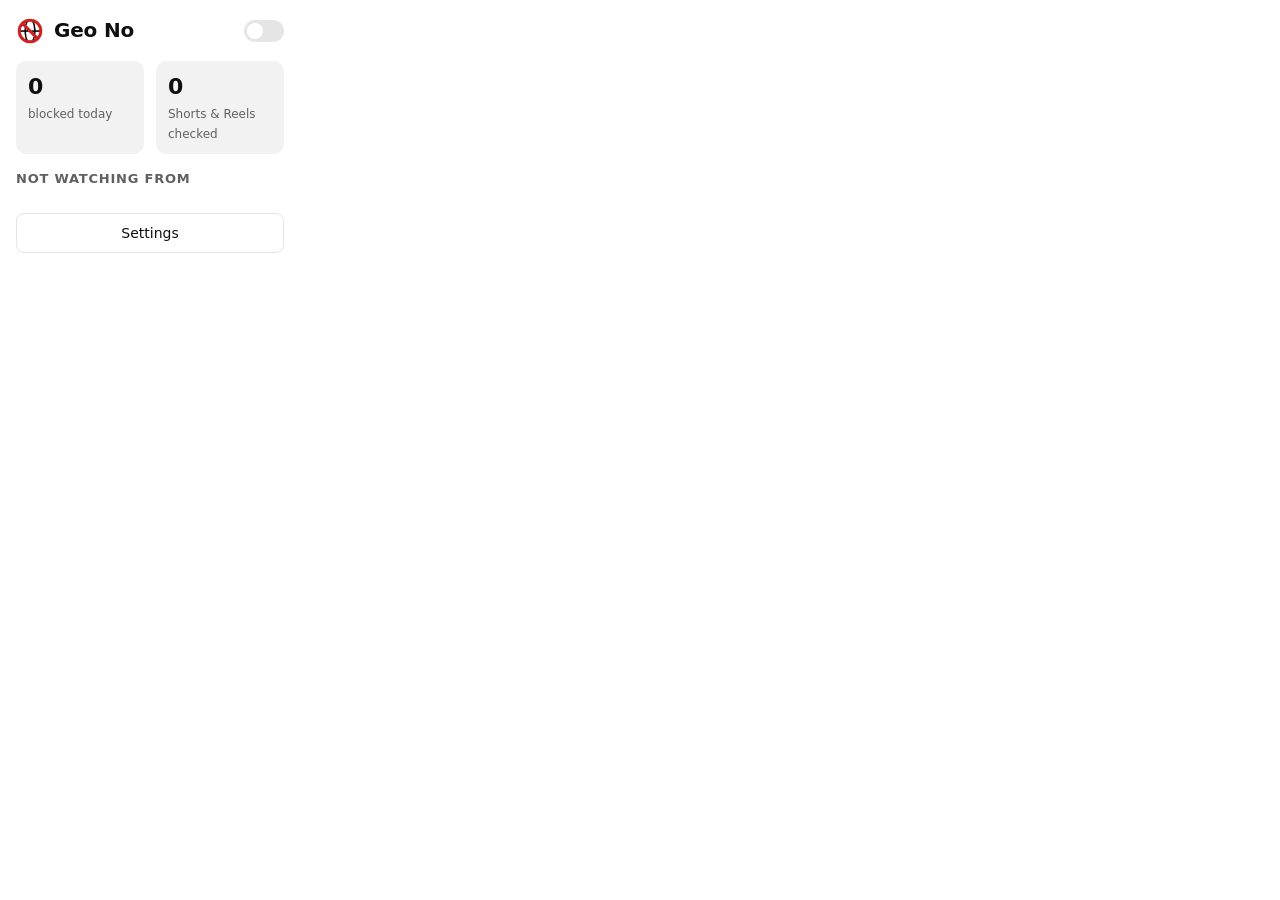
<file: extension/popup.html>
<!doctype html>
<html>
<head>
  <meta charset="utf-8">
  <link rel="stylesheet" href="ui.css">
  <style>
    body { width: 300px; padding: 16px; }
    header { display: flex; justify-content: space-between; align-items: center; margin-bottom: 16px; }
    .stat { display: flex; gap: 12px; margin-bottom: 16px; }
    .stat div { flex: 1; background: var(--soft); border-radius: 10px; padding: 10px 12px; }
    .stat b { display: block; font-size: 22px; font-variant-numeric: tabular-nums; }
    .row { margin-bottom: 14px; }
    a.settings { display: block; text-align: center; padding: 9px; border: 1px solid var(--line); border-radius: 8px; color: inherit; text-decoration: none; }
    a.settings:hover { background: var(--soft); }
    .off { opacity: .45; }
  </style>
</head>
<body>
  <header>
    <div class="brand"><img src="icons/icon48.png" alt=""><h1>Geo No</h1></div>
    <label class="switch" title="On/off"><input type="checkbox" id="enabled"><span></span></label>
  </header>
  <div id="body">
    <div class="stat">
      <div><b id="blocked">0</b><small class="muted">blocked today</small></div>
      <div><b id="checked">0</b><small class="muted">Shorts &amp; Reels checked</small></div>
    </div>
    <div class="row">
      <h2>Not watching from</h2>
      <div class="chips" id="countries"></div>
    </div>
    <div class="row muted"><small id="modeLine"></small></div>
  </div>
  <a class="settings" href="options.html" target="_blank">Settings</a>
  <script src="common.js"></script>
  <script src="popup.js"></script>
</body>
</html>
</file>
<file: docs/app/app.css>
:root {
  --bg: #0f0f0f;
  --fg: #fff;
  --muted: rgba(255,255,255,.66);
  --accent: #d82828;
  --sheet: #ffffff;
  --sheet-fg: #111;
  --sheet-muted: #6b6b6b;
  --line: #e6e6e6;
  --soft: #f3f3f3;
  --col: min(100vw, calc(100dvh * 9 / 16));
  color-scheme: dark;
}
@media (prefers-color-scheme: dark) {
  :root:not([data-theme="light"]) { --sheet: #1b1b1b; --sheet-fg: #f1f1f1; --sheet-muted: #a3a3a3; --line: #2e2e2e; --soft: #262626; }
}
:root[data-theme="dark"] { --sheet: #1b1b1b; --sheet-fg: #f1f1f1; --sheet-muted: #a3a3a3; --line: #2e2e2e; --soft: #262626; }

* { box-sizing: border-box; -webkit-tap-highlight-color: transparent; }
html, body { margin: 0; height: 100%; background: var(--bg); color: var(--fg); overflow: hidden;
  font: 15px/1.45 -apple-system, BlinkMacSystemFont, "Segoe UI", Roboto, system-ui, sans-serif; }
a { color: inherit; }
button { font: inherit; cursor: pointer; }

/* ---------- feed ---------- */
#feed { position: fixed; inset: 0; overflow-y: scroll; scroll-snap-type: y mandatory; overscroll-behavior: contain;
  scrollbar-width: none; }
#feed::-webkit-scrollbar { display: none; }
.slide { height: 100dvh; scroll-snap-align: start; scroll-snap-stop: always; position: relative;
  display: flex; justify-content: center; }
.slide .frame { position: relative; width: var(--col); height: 100%; background: #000 center / cover no-repeat; }
#caption { position: fixed; left: 50%; transform: translateX(-50%); width: var(--col); bottom: 0; z-index: 4;
  padding: 60px 16px calc(20px + env(safe-area-inset-bottom)); background: linear-gradient(transparent, rgba(0,0,0,.75)); pointer-events: none; }
#caption[hidden] { display: none; }
#caption .channel { font-weight: 600; font-size: 15px; }
#caption .title { font-size: 14px; color: var(--muted); display: -webkit-box; -webkit-line-clamp: 2; -webkit-box-orient: vertical; overflow: hidden; }
.slide .meta { position: absolute; left: 0; right: 0; bottom: 0; padding: 60px 16px calc(20px + env(safe-area-inset-bottom));
  background: linear-gradient(transparent, rgba(0,0,0,.75)); pointer-events: none; z-index: 3; }
.slide .channel { font-weight: 600; font-size: 15px; }
.slide .title { font-size: 14px; color: var(--muted); display: -webkit-box; -webkit-line-clamp: 2; -webkit-box-orient: vertical; overflow: hidden; }
.slide.message .frame { display: flex; flex-direction: column; align-items: center; justify-content: center; text-align: center;
  padding: 32px; background: var(--bg); gap: 14px; }
.slide.message h1 { font-size: 22px; margin: 0; }
.slide.message p { margin: 0; color: var(--muted); max-width: 320px; }

#player-wrap { position: fixed; top: 0; bottom: 0; left: 50%; width: var(--col); transform: translateX(-50%);
  pointer-events: none; z-index: 2; opacity: 0; transition: opacity .2s; }
#player-wrap.on { opacity: 1; }
#player-wrap iframe, #player { width: 100%; height: 100%; border: 0; }
#tap { position: fixed; top: 64px; bottom: 140px; left: 50%; width: var(--col); transform: translateX(-50%);
  background: none; border: 0; z-index: 4; display: none; }
#tap.on { display: block; }

#top { position: fixed; top: 0; left: 50%; transform: translateX(-50%); width: var(--col); z-index: 5;
  display: flex; align-items: center; gap: 10px; padding: calc(10px + env(safe-area-inset-top)) 12px 10px;
  background: linear-gradient(rgba(0,0,0,.55), transparent); }
.brand { display: flex; align-items: center; gap: 8px; font-weight: 700; font-size: 17px; }
.brand img { width: 26px; height: 26px; border-radius: 50%; background: #fff; }
.pill { font-size: 12px; background: rgba(255,255,255,.16); padding: 4px 10px; border-radius: 99px; margin-left: auto;
  backdrop-filter: blur(8px); -webkit-backdrop-filter: blur(8px); }
.icon-btn { margin-left: auto; background: rgba(255,255,255,.12); color: #fff; border: 0; border-radius: 50%;
  width: 40px; height: 40px; display: grid; place-items: center; }
.pill:not([hidden]) + .icon-btn { margin-left: 0; }
.pill[hidden] { display: none; }
#soundHint { position: fixed; left: 50%; transform: translateX(-50%); bottom: calc(110px + env(safe-area-inset-bottom));
  background: rgba(0,0,0,.7); padding: 8px 14px; border-radius: 99px; font-size: 13px; z-index: 5; pointer-events: none; }
#status { position: fixed; left: 50%; transform: translateX(-50%); top: calc(64px + env(safe-area-inset-top)); z-index: 5;
  font-size: 12px; color: var(--muted); }

/* ---------- settings sheet ---------- */
#settings { position: fixed; inset: 0; z-index: 10; background: rgba(0,0,0,.5); display: flex; justify-content: center;
  align-items: flex-end; color-scheme: light dark; }
#settings[hidden] { display: none; }
.sheet { width: min(100%, 560px); max-height: 92dvh; overflow-y: auto; background: var(--sheet); color: var(--sheet-fg);
  border-radius: 18px 18px 0 0; padding: 18px 18px calc(28px + env(safe-area-inset-bottom)); }
@media (min-width: 700px) { #settings { align-items: center; } .sheet { border-radius: 18px; } }
.sheet-head { display: flex; justify-content: space-between; align-items: center; position: sticky; top: -18px;
  background: var(--sheet); padding: 6px 0 8px; margin-top: -6px; z-index: 2; }
.sheet h2 { font-size: 12px; letter-spacing: .08em; text-transform: uppercase; color: var(--sheet-muted); margin: 22px 0 10px; }
.sheet h2 .muted { text-transform: none; letter-spacing: 0; }
.muted { color: var(--sheet-muted); }
.small { font-size: 13px; }
.sheet ol { padding-left: 20px; margin: 8px 0; }
.sheet li { margin-bottom: 6px; }
code { background: var(--soft); padding: 1px 5px; border-radius: 4px; }
.text-btn { background: none; border: 0; color: var(--accent); font-weight: 700; font-size: 16px; padding: 8px; }
.chips { display: flex; flex-wrap: wrap; gap: 8px; }
.chip { display: inline-flex; align-items: center; gap: 6px; background: var(--soft); border: 1px solid var(--line);
  color: var(--sheet-fg); border-radius: 99px; padding: 6px 8px 6px 12px; font-size: 14px; }
.chip button { background: none; border: 0; color: var(--sheet-muted); font-size: 16px; line-height: 1; padding: 0 4px; }
.selectable .chip { padding: 6px 12px; }
.selectable .chip.on { background: var(--sheet-fg); color: var(--sheet); border-color: var(--sheet-fg); }
.picker { position: relative; margin-top: 10px; }
input[type=text], input[type=password], select { width: 100%; font: inherit; font-size: 16px; padding: 11px 12px; border-radius: 10px;
  border: 1px solid var(--line); background: var(--sheet); color: var(--sheet-fg); }
.results { position: absolute; left: 0; right: 0; top: 50px; background: var(--sheet); border: 1px solid var(--line);
  border-radius: 10px; max-height: 240px; overflow: auto; z-index: 5; box-shadow: 0 10px 30px rgba(0,0,0,.2); }
.results div { padding: 10px 12px; display: flex; justify-content: space-between; cursor: pointer; }
.results div:hover { background: var(--soft); }
.row { display: flex; align-items: center; gap: 10px; margin-top: 12px; font-size: 14px; white-space: nowrap; }
.row select { width: auto; flex: 1; min-width: 0; }
.seg { display: inline-flex; border: 1px solid var(--line); border-radius: 10px; overflow: hidden; }
.seg button { background: none; border: 0; color: var(--sheet-fg); padding: 9px 16px; }
.seg button.on { background: var(--sheet-fg); color: var(--sheet); }
.keyrow { display: flex; gap: 8px; }
.keyrow input { flex: 1; min-width: 0; }
button.primary { background: var(--accent); color: #fff; border: 0; border-radius: 10px; padding: 11px 18px; font-weight: 600; }
.slide.message button.primary { margin-top: 6px; }
#keyStatus.ok { color: #2e7d32; }
#keyStatus.bad { color: var(--accent); }
</file>
<file: extension/ui.css>
:root {
  --bg: #ffffff; --fg: #0f0f0f; --muted: #606060; --line: #e5e5e5; --soft: #f2f2f2;
  --accent: #c0392b; --accent-fg: #fff; --ok: #1e8e3e;
}
@media (prefers-color-scheme: dark) {
  :root { --bg: #0f0f0f; --fg: #f1f1f1; --muted: #aaaaaa; --line: #303030; --soft: #212121; --accent: #ff5a4a; }
}
* { box-sizing: border-box; }
body { margin: 0; background: var(--bg); color: var(--fg); font: 14px/1.45 Roboto, "Segoe UI", system-ui, sans-serif; }
h1 { font-size: 20px; margin: 0; letter-spacing: -0.01em; }
h2 { font-size: 13px; text-transform: uppercase; letter-spacing: 0.06em; color: var(--muted); margin: 0 0 10px; font-weight: 600; }
.brand { display: flex; align-items: center; gap: 10px; }
.brand img { width: 28px; height: 28px; }
.muted { color: var(--muted); }
small { font-size: 12px; }
button, input, select { font: inherit; color: inherit; }
input[type=text], input[type=password], select {
  width: 100%; padding: 9px 12px; border: 1px solid var(--line); border-radius: 8px; background: var(--bg);
}
input:focus, select:focus { outline: 2px solid var(--fg); outline-offset: -1px; }
.chips { display: flex; flex-wrap: wrap; gap: 6px; }
.chip { display: inline-flex; align-items: center; gap: 6px; background: var(--soft); border-radius: 16px; padding: 5px 6px 5px 10px; }
.chip button { border: none; background: transparent; cursor: pointer; color: var(--muted); font-size: 16px; line-height: 1; padding: 0 4px; }
.chip button:hover { color: var(--fg); }
.seg { display: inline-flex; border: 1px solid var(--line); border-radius: 8px; overflow: hidden; }
.seg button { border: none; background: transparent; padding: 7px 14px; cursor: pointer; }
.seg button + button { border-left: 1px solid var(--line); }
.seg button.on { background: var(--fg); color: var(--bg); }
.switch { position: relative; width: 40px; height: 22px; flex: none; }
.switch input { opacity: 0; width: 0; height: 0; }
.switch span { position: absolute; inset: 0; background: var(--line); border-radius: 22px; cursor: pointer; transition: .15s; }
.switch span::before { content: ""; position: absolute; width: 16px; height: 16px; left: 3px; top: 3px; background: #fff; border-radius: 50%; transition: .15s; }
.switch input:checked + span { background: var(--accent); }
.switch input:checked + span::before { transform: translateX(18px); }
</file>
